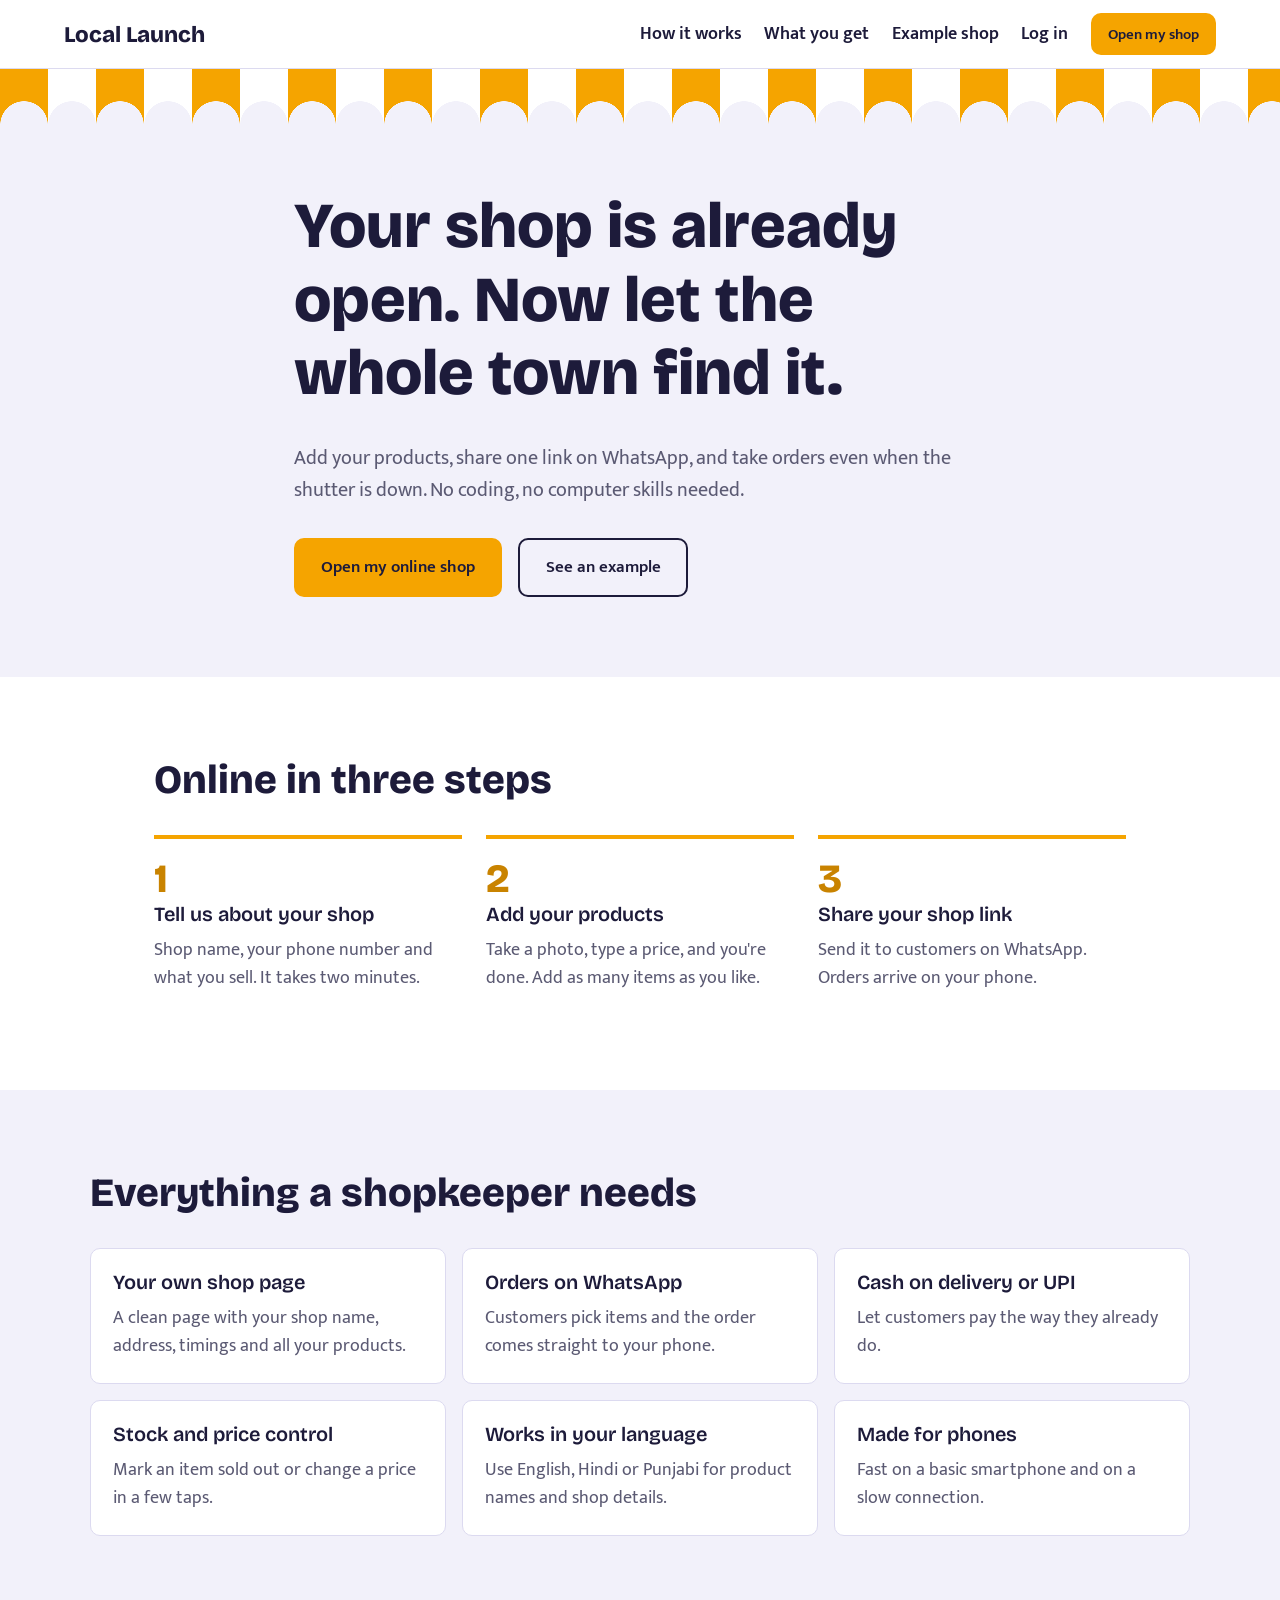
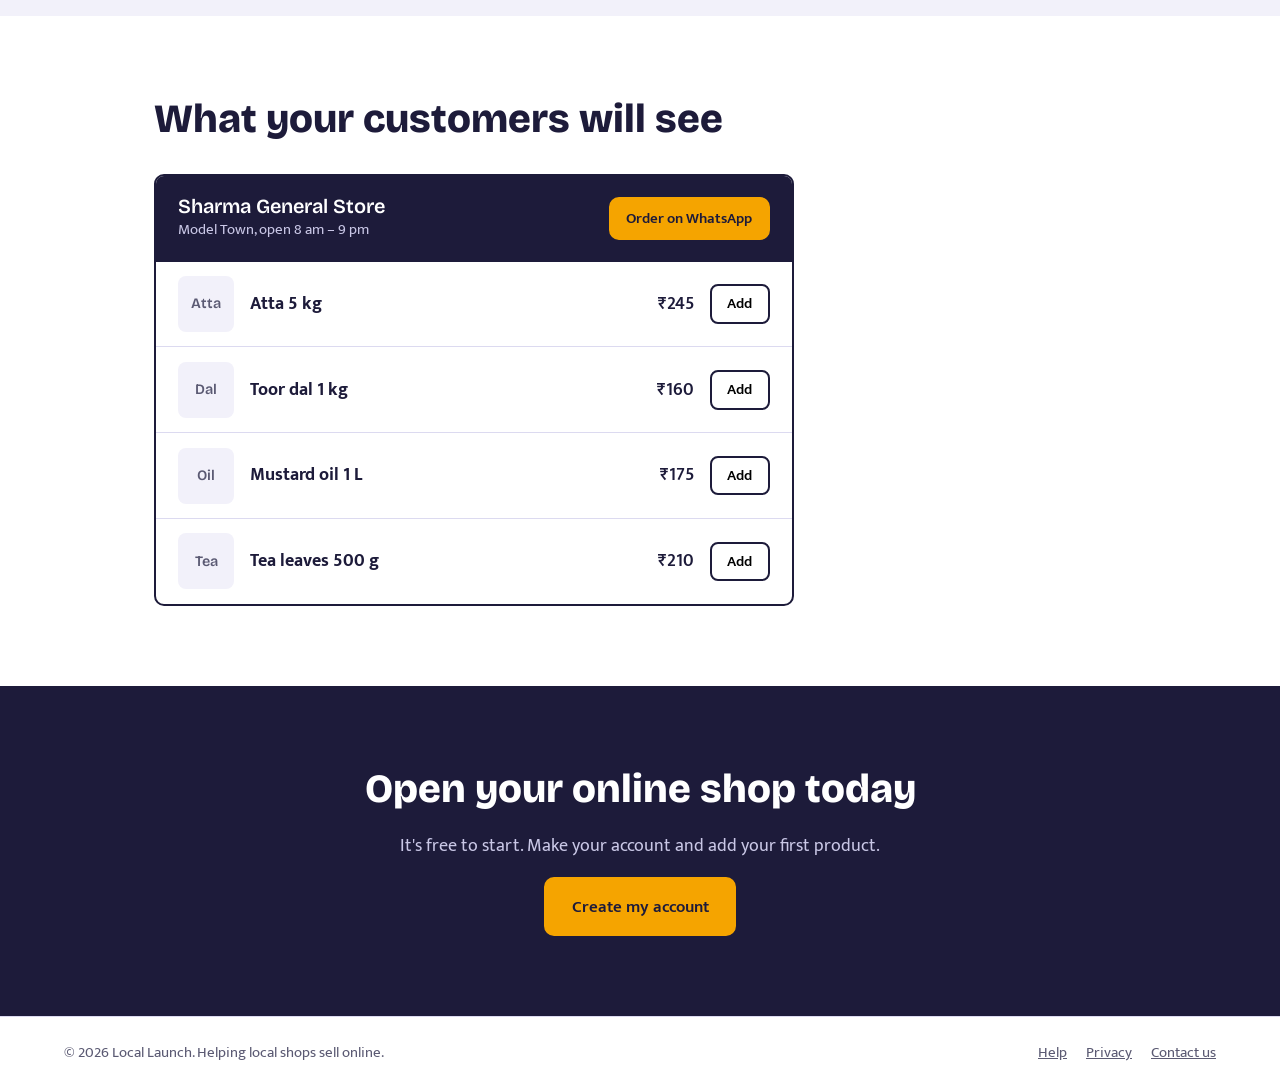
<file: index.html>
<!DOCTYPE html>
<html lang="en">
<head>
  <meta charset="UTF-8">
  <meta name="viewport" content="width=device-width, initial-scale=1">
  <title>Local Launch – Put your shop online in one afternoon</title>
  <link rel="preconnect" href="https://fonts.googleapis.com">
  <link rel="preconnect" href="https://fonts.gstatic.com" crossorigin>
  <link href="https://fonts.googleapis.com/css2?family=Bricolage+Grotesque:wght@600;800&family=Mukta:wght@400;600&display=swap" rel="stylesheet">
  <link rel="stylesheet" href="style.css">
</head>
<body>

  <header class="site-header">
    <a class="logo" href="#">Local Launch</a>
    <nav>
      <a href="#how">How it works</a>
      <a href="#features">What you get</a>
      <a href="#preview">Example shop</a>
      <a href="login.html">Log in</a>
      <a class="btn btn-small" href="signup.html">Open my shop</a>
    </nav>
  </header>

  <main>
    <!-- HERO -->
    <section class="hero">
      <div class="awning" aria-hidden="true"></div>
      <div class="hero-inner">
        <h1>Your shop is already open. Now let the whole town find it.</h1>
        <p>Add your products, share one link on WhatsApp, and take orders even when the shutter is down. No coding, no computer skills needed.</p>
        <div class="hero-actions">
          <a class="btn" href="signup.html">Open my online shop</a>
          <a class="btn btn-ghost" href="#preview">See an example</a>
        </div>
      </div>
    </section>

    <!-- HOW IT WORKS -->
    <section id="how" class="section">
      <h2>Online in three steps</h2>
      <ol class="steps">
        <li>
          <h3>Tell us about your shop</h3>
          <p>Shop name, your phone number and what you sell. It takes two minutes.</p>
        </li>
        <li>
          <h3>Add your products</h3>
          <p>Take a photo, type a price, and you're done. Add as many items as you like.</p>
        </li>
        <li>
          <h3>Share your shop link</h3>
          <p>Send it to customers on WhatsApp. Orders arrive on your phone.</p>
        </li>
      </ol>
    </section>

    <!-- FEATURES -->
    <section id="features" class="section section-tint">
      <h2>Everything a shopkeeper needs</h2>
      <div class="features">
        <article>
          <h3>Your own shop page</h3>
          <p>A clean page with your shop name, address, timings and all your products.</p>
        </article>
        <article>
          <h3>Orders on WhatsApp</h3>
          <p>Customers pick items and the order comes straight to your phone.</p>
        </article>
        <article>
          <h3>Cash on delivery or UPI</h3>
          <p>Let customers pay the way they already do.</p>
        </article>
        <article>
          <h3>Stock and price control</h3>
          <p>Mark an item sold out or change a price in a few taps.</p>
        </article>
        <article>
          <h3>Works in your language</h3>
          <p>Use English, Hindi or Punjabi for product names and shop details.</p>
        </article>
        <article>
          <h3>Made for phones</h3>
          <p>Fast on a basic smartphone and on a slow connection.</p>
        </article>
      </div>
    </section>

    <!-- EXAMPLE SHOP -->
    <section id="preview" class="section">
      <h2>What your customers will see</h2>
      <div class="shop-card">
        <div class="shop-top">
          <div>
            <h3>Sharma General Store</h3>
            <p>Model Town, open 8 am – 9 pm</p>
          </div>
          <a class="btn btn-small" href="#">Order on WhatsApp</a>
        </div>
        <ul class="products">
          <li><span class="thumb">Atta</span><b>Atta 5 kg</b><span class="price">₹245</span><button>Add</button></li>
          <li><span class="thumb">Dal</span><b>Toor dal 1 kg</b><span class="price">₹160</span><button>Add</button></li>
          <li><span class="thumb">Oil</span><b>Mustard oil 1 L</b><span class="price">₹175</span><button>Add</button></li>
          <li><span class="thumb">Tea</span><b>Tea leaves 500 g</b><span class="price">₹210</span><button>Add</button></li>
        </ul>
      </div>
    </section>

    <!-- SIGN UP -->
    <section id="signup" class="section section-dark">
      <div class="cta-band">
        <h2>Open your online shop today</h2>
        <p>It's free to start. Make your account and add your first product.</p>
        <a class="btn" href="signup.html">Create my account</a>
      </div>
    </section>
  </main>

  <footer class="site-footer">
    <p>© 2026 Local Launch. Helping local shops sell online.</p>
    <p><a href="#">Help</a> <a href="#">Privacy</a> <a href="#">Contact us</a></p>
  </footer>

</body>
</html>
</file>
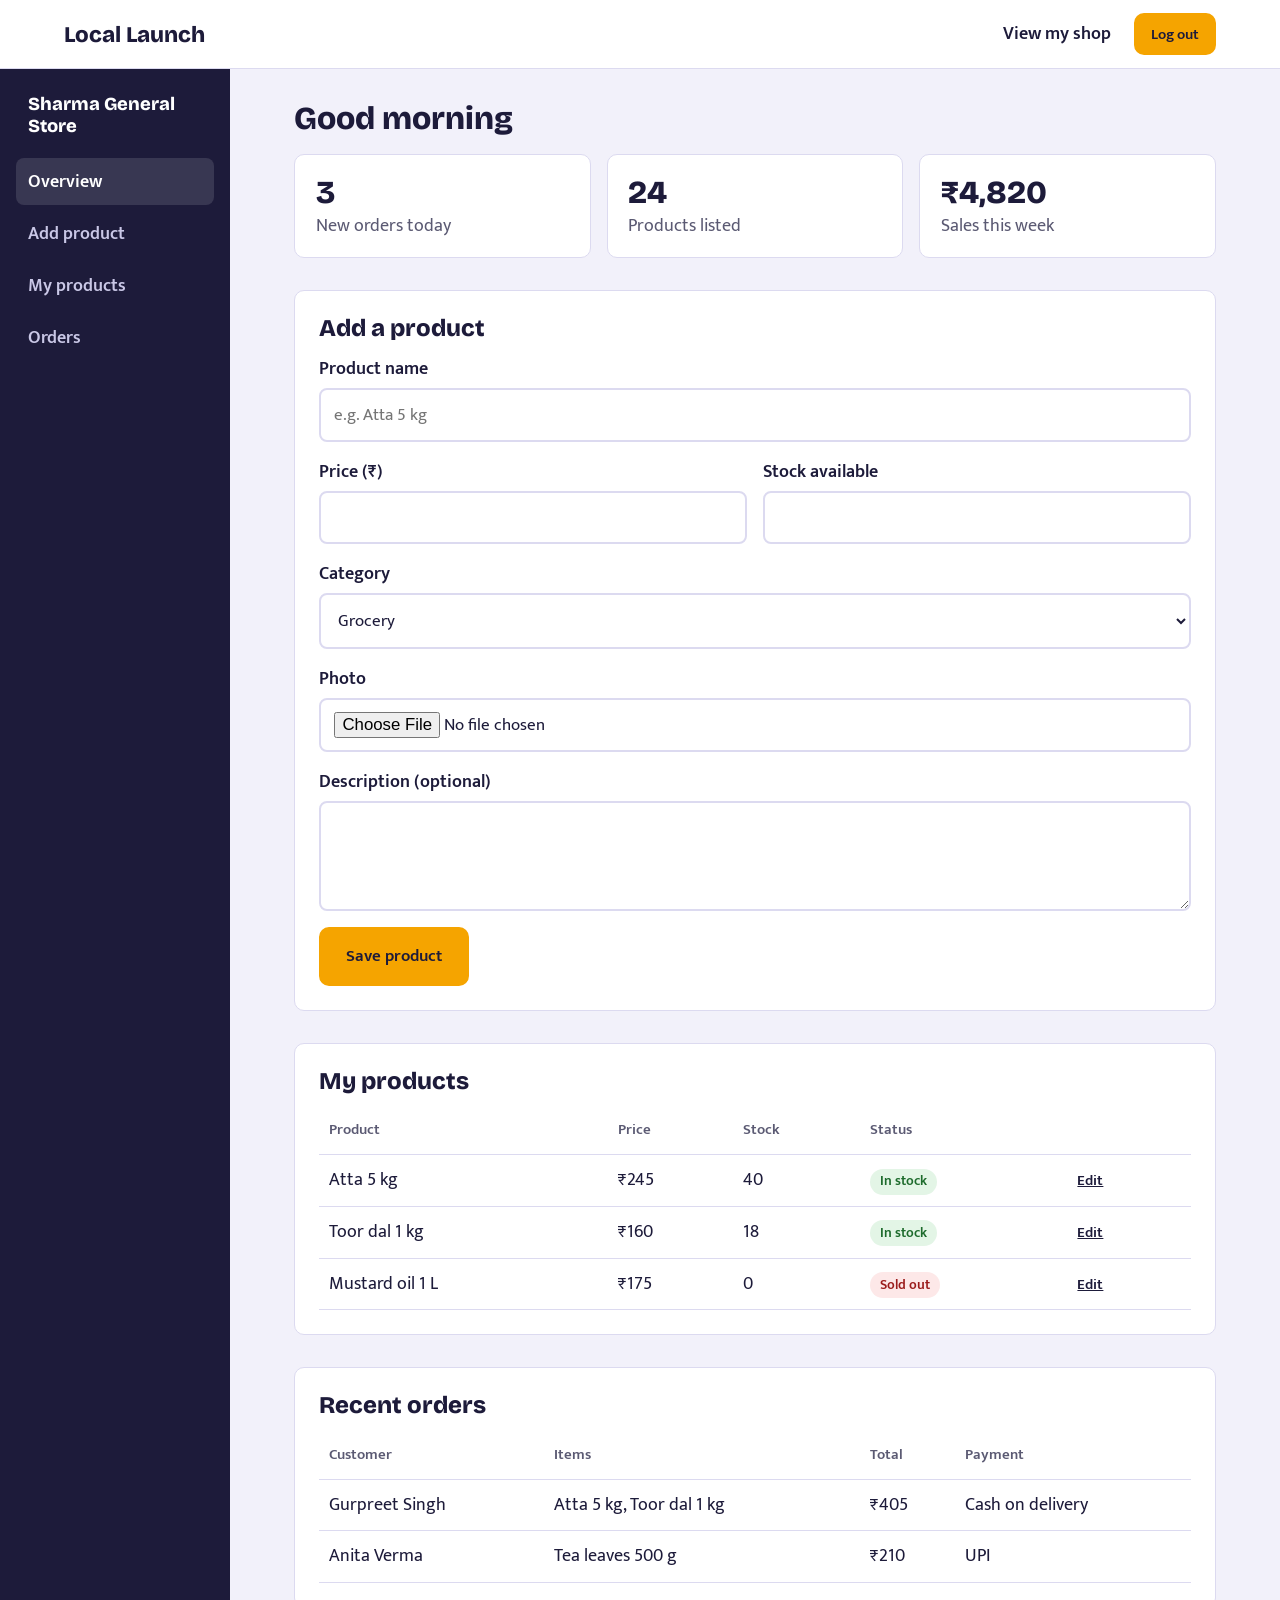
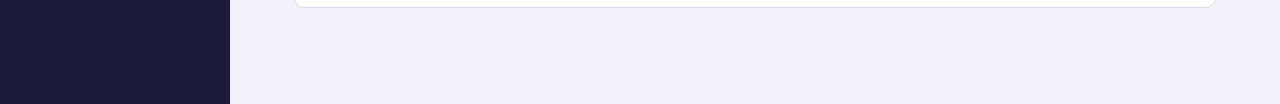
<file: dashboard.html>
<!DOCTYPE html>
<html lang="en">
<head>
  <meta charset="UTF-8">
  <meta name="viewport" content="width=device-width, initial-scale=1">
  <title>My shop – Local Launch</title>
  <link rel="preconnect" href="https://fonts.googleapis.com">
  <link rel="preconnect" href="https://fonts.gstatic.com" crossorigin>
  <link href="https://fonts.googleapis.com/css2?family=Bricolage+Grotesque:wght@600;800&family=Mukta:wght@400;600&display=swap" rel="stylesheet">
  <link rel="stylesheet" href="style.css">
</head>
<body>

  <header class="site-header">
    <a class="logo" href="index.html">Local Launch</a>
    <nav>
      <a href="index.html#preview">View my shop</a>
      <a class="btn btn-small" href="login.html">Log out</a>
    </nav>
  </header>

  <div class="dash">
    <aside class="sidebar">
      <div class="shop-name">Sharma General Store</div>
      <a class="active" href="#overview">Overview</a>
      <a href="#add">Add product</a>
      <a href="#products">My products</a>
      <a href="#orders">Orders</a>
    </aside>

    <main class="dash-main">
      <section id="overview">
        <h1 style="font-size: 2rem;">Good morning</h1>
        <div class="stats">
          <div class="stat"><b>3</b><span>New orders today</span></div>
          <div class="stat"><b>24</b><span>Products listed</span></div>
          <div class="stat"><b>₹4,820</b><span>Sales this week</span></div>
        </div>
      </section>

      <section id="add" class="panel">
        <h2>Add a product</h2>
        <form action="#" method="post" enctype="multipart/form-data">
          <label>Product name
            <input type="text" name="name" placeholder="e.g. Atta 5 kg" required>
          </label>
          <div class="form-two">
            <label>Price (₹)
              <input type="number" name="price" min="0" required>
            </label>
            <label>Stock available
              <input type="number" name="stock" min="0" required>
            </label>
          </div>
          <label>Category
            <select name="category">
              <option>Grocery</option>
              <option>Clothes</option>
              <option>Medicines</option>
              <option>Electronics</option>
              <option>Other</option>
            </select>
          </label>
          <label>Photo
            <input type="file" name="photo" accept="image/*">
          </label>
          <label>Description (optional)
            <textarea name="description" rows="3"></textarea>
          </label>
          <div><button class="btn" type="submit">Save product</button></div>
        </form>
      </section>

      <section id="products" class="panel">
        <h2>My products</h2>
        <div class="table-wrap">
          <table>
            <thead>
              <tr><th>Product</th><th>Price</th><th>Stock</th><th>Status</th><th></th></tr>
            </thead>
            <tbody>
              <tr><td>Atta 5 kg</td><td>₹245</td><td>40</td><td><span class="tag">In stock</span></td><td><button class="link-btn">Edit</button></td></tr>
              <tr><td>Toor dal 1 kg</td><td>₹160</td><td>18</td><td><span class="tag">In stock</span></td><td><button class="link-btn">Edit</button></td></tr>
              <tr><td>Mustard oil 1 L</td><td>₹175</td><td>0</td><td><span class="tag tag-out">Sold out</span></td><td><button class="link-btn">Edit</button></td></tr>
            </tbody>
          </table>
        </div>
      </section>

      <section id="orders" class="panel">
        <h2>Recent orders</h2>
        <div class="table-wrap">
          <table>
            <thead>
              <tr><th>Customer</th><th>Items</th><th>Total</th><th>Payment</th></tr>
            </thead>
            <tbody>
              <tr><td>Gurpreet Singh</td><td>Atta 5 kg, Toor dal 1 kg</td><td>₹405</td><td>Cash on delivery</td></tr>
              <tr><td>Anita Verma</td><td>Tea leaves 500 g</td><td>₹210</td><td>UPI</td></tr>
            </tbody>
          </table>
        </div>
      </section>
    </main>
  </div>

</body>
</html>
</file>
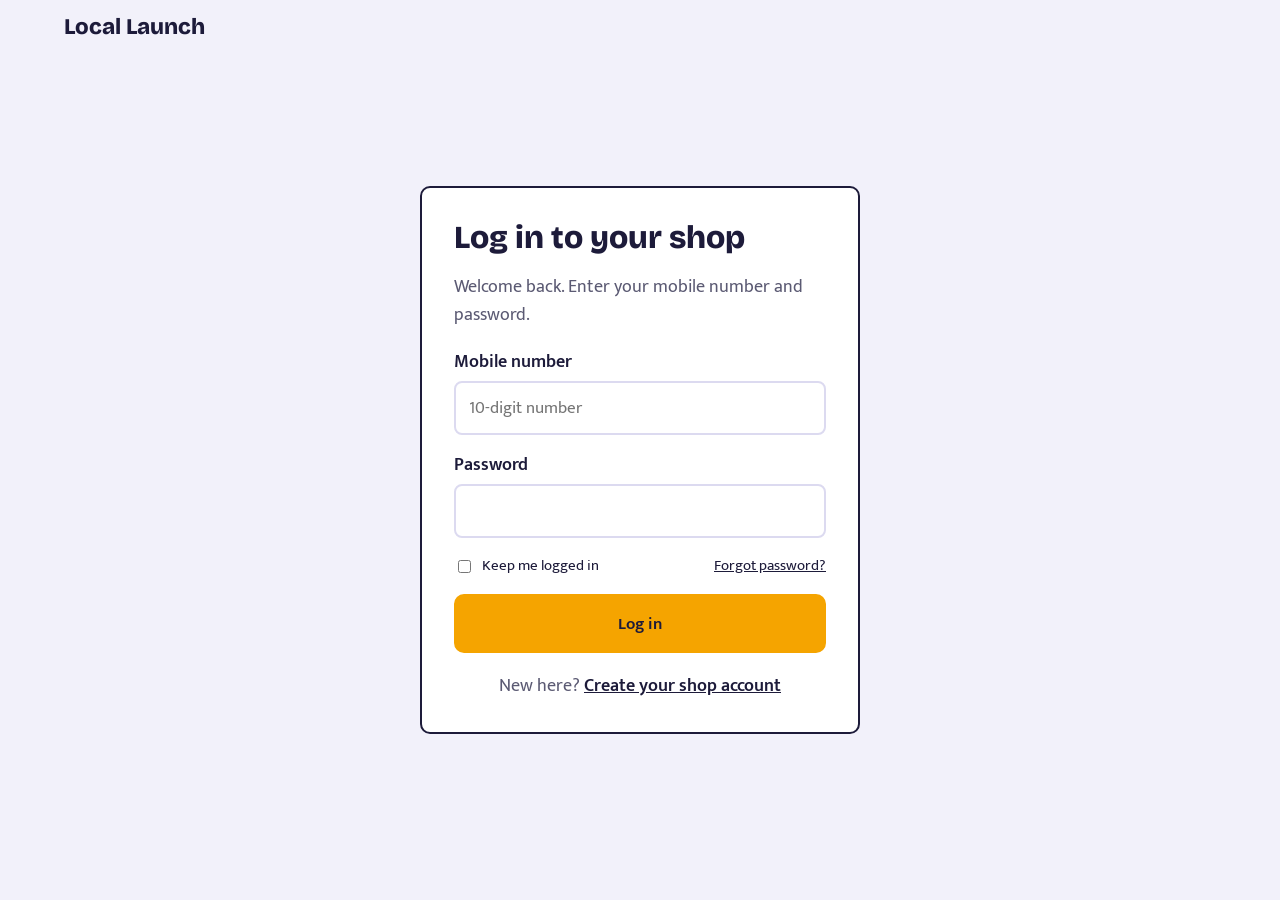
<file: login.html>
<!DOCTYPE html>
<html lang="en">
<head>
  <meta charset="UTF-8">
  <meta name="viewport" content="width=device-width, initial-scale=1">
  <title>Log in – Local Launch</title>
  <link rel="preconnect" href="https://fonts.googleapis.com">
  <link rel="preconnect" href="https://fonts.gstatic.com" crossorigin>
  <link href="https://fonts.googleapis.com/css2?family=Bricolage+Grotesque:wght@600;800&family=Mukta:wght@400;600&display=swap" rel="stylesheet">
  <link rel="stylesheet" href="style.css">
</head>
<body class="auth-page">

  <header class="site-header">
    <a class="logo" href="index.html">Local Launch</a>
  </header>

  <main class="auth-main">
    <div class="auth-card">
      <h1>Log in to your shop</h1>
      <p>Welcome back. Enter your mobile number and password.</p>

      <form action="dashboard.html" method="post">
        <label>Mobile number
          <input type="tel" name="phone" pattern="[0-9]{10}" placeholder="10-digit number" autocomplete="tel" required>
        </label>
        <label>Password
          <input type="password" name="password" autocomplete="current-password" required>
        </label>
        <div class="auth-row">
          <label><input type="checkbox" name="remember"> Keep me logged in</label>
          <a href="#">Forgot password?</a>
        </div>
        <button class="btn" type="submit">Log in</button>
      </form>

      <p class="auth-switch">New here? <a href="signup.html">Create your shop account</a></p>
    </div>
  </main>

</body>
</html>
</file>
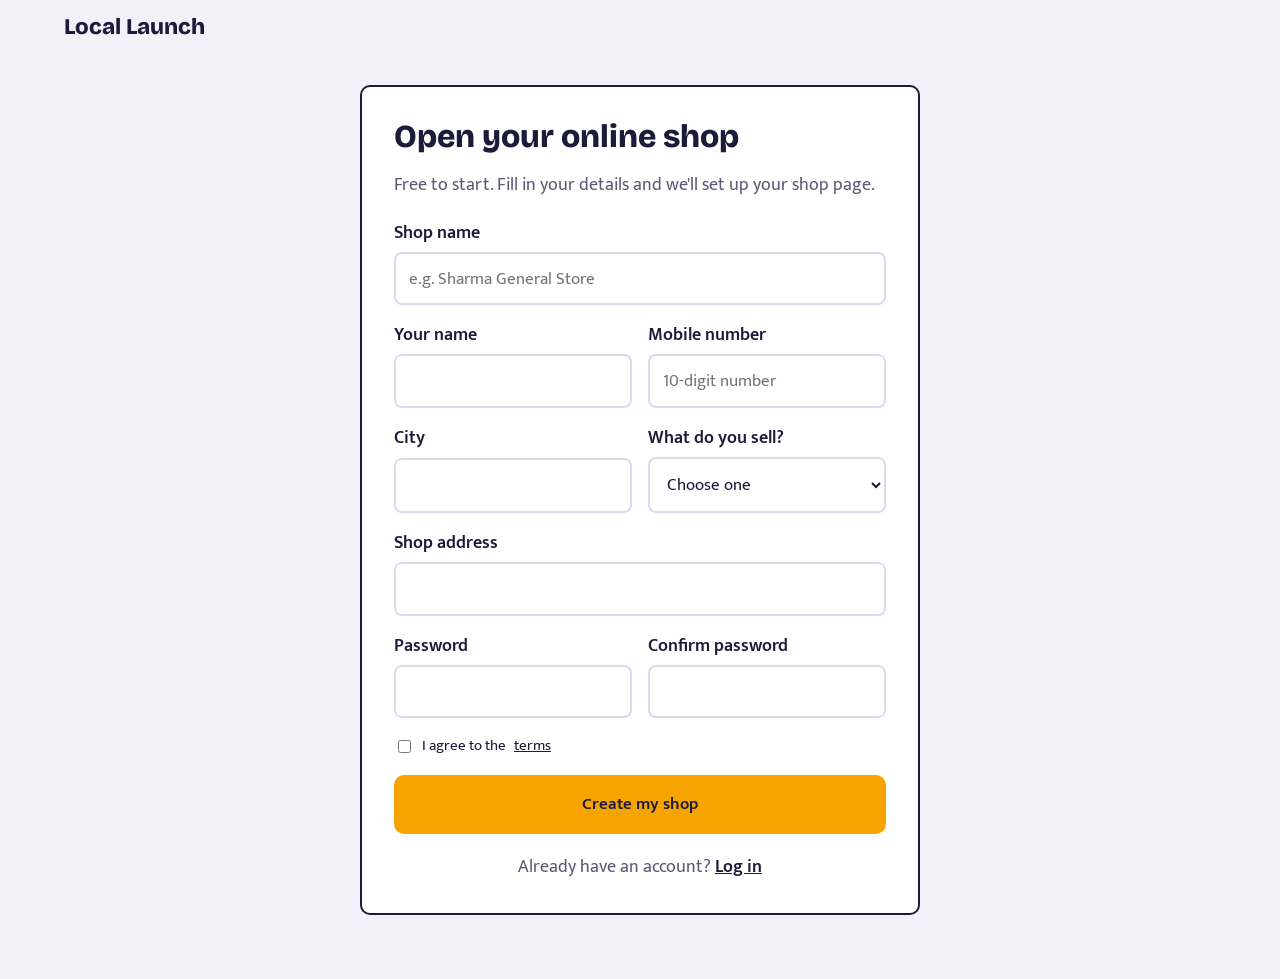
<file: signup.html>
<!DOCTYPE html>
<html lang="en">
<head>
  <meta charset="UTF-8">
  <meta name="viewport" content="width=device-width, initial-scale=1">
  <title>Create your shop – Local Launch</title>
  <link rel="preconnect" href="https://fonts.googleapis.com">
  <link rel="preconnect" href="https://fonts.gstatic.com" crossorigin>
  <link href="https://fonts.googleapis.com/css2?family=Bricolage+Grotesque:wght@600;800&family=Mukta:wght@400;600&display=swap" rel="stylesheet">
  <link rel="stylesheet" href="style.css">
</head>
<body class="auth-page">

  <header class="site-header">
    <a class="logo" href="index.html">Local Launch</a>
  </header>

  <main class="auth-main">
    <div class="auth-card" style="max-width: 560px;">
      <h1>Open your online shop</h1>
      <p>Free to start. Fill in your details and we'll set up your shop page.</p>

      <form action="dashboard.html" method="post">
        <label>Shop name
          <input type="text" name="shop" placeholder="e.g. Sharma General Store" required>
        </label>
        <div class="form-two">
          <label>Your name
            <input type="text" name="owner" autocomplete="name" required>
          </label>
          <label>Mobile number
            <input type="tel" name="phone" pattern="[0-9]{10}" placeholder="10-digit number" autocomplete="tel" required>
          </label>
        </div>
        <div class="form-two">
          <label>City
            <input type="text" name="city" required>
          </label>
          <label>What do you sell?
            <select name="category" required>
              <option value="">Choose one</option>
              <option>Grocery</option>
              <option>Clothes</option>
              <option>Medicines</option>
              <option>Electronics</option>
              <option>Sweets and bakery</option>
              <option>Other</option>
            </select>
          </label>
        </div>
        <label>Shop address
          <input type="text" name="address" autocomplete="street-address" required>
        </label>
        <div class="form-two">
          <label>Password
            <input type="password" name="password" minlength="6" autocomplete="new-password" required>
          </label>
          <label>Confirm password
            <input type="password" name="confirm" minlength="6" autocomplete="new-password" required>
          </label>
        </div>
        <div class="auth-row">
          <label><input type="checkbox" name="terms" required> I agree to the <a href="#">terms</a></label>
        </div>
        <button class="btn" type="submit">Create my shop</button>
      </form>

      <p class="auth-switch">Already have an account? <a href="login.html">Log in</a></p>
    </div>
  </main>

</body>
</html>
</file>
<file: style.css>
/* ---------- Tokens ---------- */
:root {
  --ink: #1d1b3a;        /* deep indigo, main text and dark sections */
  --paper: #ffffff;
  --tint: #f2f1fa;       /* light lavender background */
  --marigold: #f5a400;   /* action colour */
  --marigold-dark: #c98300;
  --muted: #5b5a73;
  --line: #dcdaf0;
  --radius: 10px;
  --font-head: "Bricolage Grotesque", "Segoe UI", system-ui, sans-serif;
  --font-body: "Mukta", "Segoe UI", system-ui, sans-serif;
}

/* ---------- Base ---------- */
*, *::before, *::after { box-sizing: border-box; }
html { scroll-behavior: smooth; }
body {
  margin: 0;
  font-family: var(--font-body);
  font-size: 1.1rem;
  line-height: 1.6;
  color: var(--ink);
  background: var(--paper);
}
h1, h2, h3 { font-family: var(--font-head); line-height: 1.15; margin: 0 0 .5em; }
h1 { font-size: clamp(2.2rem, 6vw, 4rem); font-weight: 800; }
h2 { font-size: clamp(1.7rem, 4vw, 2.5rem); font-weight: 800; }
h3 { font-size: 1.25rem; font-weight: 600; }
p { margin: 0 0 1em; }
a { color: inherit; }
:focus-visible { outline: 3px solid var(--marigold); outline-offset: 3px; }

/* ---------- Buttons ---------- */
.btn {
  display: inline-block;
  background: var(--marigold);
  color: var(--ink);
  font: 600 1.05rem var(--font-body);
  padding: .8em 1.5em;
  border: 2px solid var(--marigold);
  border-radius: var(--radius);
  text-decoration: none;
  cursor: pointer;
  transition: background .15s, border-color .15s;
}
.btn:hover { background: var(--marigold-dark); border-color: var(--marigold-dark); }
.btn-small { padding: .45em 1em; font-size: .95rem; }
.btn-ghost { background: transparent; border-color: var(--ink); }
.btn-ghost:hover { background: var(--ink); border-color: var(--ink); color: #fff; }

/* ---------- Header ---------- */
.site-header {
  position: sticky; top: 0; z-index: 10;
  display: flex; align-items: center; justify-content: space-between;
  flex-wrap: wrap; gap: .75rem;
  padding: .8rem 5vw;
  background: var(--paper);
  border-bottom: 1px solid var(--line);
}
.logo { font: 800 1.4rem var(--font-head); text-decoration: none; }
.site-header nav { display: flex; align-items: center; gap: 1.4rem; flex-wrap: wrap; }
.site-header nav a:not(.btn) { text-decoration: none; font-weight: 600; }
.site-header nav a:not(.btn):hover { text-decoration: underline; }

/* ---------- Hero with shop awning ---------- */
.hero { background: var(--tint); }
.awning {
  height: 56px;
  background: repeating-linear-gradient(90deg, var(--marigold) 0 48px, var(--paper) 48px 96px);
  /* scalloped lower edge like a real shop awning */
  -webkit-mask: radial-gradient(circle 24px at 24px 100%, transparent 98%, #000) 0 0 / 48px 100%;
          mask: radial-gradient(circle 24px at 24px 100%, transparent 98%, #000) 0 0 / 48px 100%;
}
.hero-inner { max-width: 820px; margin: 0 auto; padding: 4rem 5vw 5rem; }
.hero-inner p { font-size: 1.25rem; color: var(--muted); max-width: 60ch; }
.hero-actions { display: flex; gap: 1rem; flex-wrap: wrap; margin-top: 2rem; }

/* ---------- Sections ---------- */
.section { padding: 5rem 5vw; max-width: 1100px; margin: 0 auto; }
.section-tint, .section-dark { max-width: none; }
.section-tint { background: var(--tint); }
.section-tint > *, .section-dark > * { max-width: 1100px; margin-left: auto; margin-right: auto; }

/* Steps */
.steps { list-style: none; counter-reset: step; padding: 0; margin: 2rem 0 0; display: grid; gap: 1.5rem; grid-template-columns: repeat(auto-fit, minmax(240px, 1fr)); }
.steps li { counter-increment: step; border-top: 4px solid var(--marigold); padding-top: 1rem; }
.steps li::before { content: counter(step); display: block; font: 800 2.5rem var(--font-head); color: var(--marigold-dark); }
.steps p { color: var(--muted); }

/* Features */
.features { display: grid; gap: 1rem; grid-template-columns: repeat(auto-fit, minmax(270px, 1fr)); margin-top: 2rem; }
.features article { background: var(--paper); border: 1px solid var(--line); border-radius: var(--radius); padding: 1.4rem; }
.features p { margin: 0; color: var(--muted); }

/* Example shop */
.shop-card { margin-top: 2rem; max-width: 640px; border: 2px solid var(--ink); border-radius: var(--radius); overflow: hidden; }
.shop-top { display: flex; justify-content: space-between; align-items: center; gap: 1rem; flex-wrap: wrap; padding: 1.2rem 1.4rem; background: var(--ink); color: #fff; }
.shop-top h3 { margin: 0; }
.shop-top p { margin: 0; color: #c9c7e6; font-size: .95rem; }
.products { list-style: none; margin: 0; padding: 0; }
.products li { display: grid; grid-template-columns: 56px 1fr auto auto; align-items: center; gap: 1rem; padding: .9rem 1.4rem; border-top: 1px solid var(--line); }
.products li:first-child { border-top: 0; }
.thumb { width: 56px; height: 56px; display: grid; place-items: center; background: var(--tint); border-radius: 8px; font: 600 .9rem var(--font-head); color: var(--muted); }
.price { font-weight: 600; }
.products button { font: 600 .95rem var(--font-body); padding: .35em 1em; border: 2px solid var(--ink); background: var(--paper); border-radius: 8px; cursor: pointer; }
.products button:hover { background: var(--ink); color: #fff; }

/* Sign up */
.section-dark { background: var(--ink); color: #fff; }
.signup-wrap { display: grid; gap: 3rem; grid-template-columns: repeat(auto-fit, minmax(280px, 1fr)); align-items: start; }
.signup-wrap p { color: #c9c7e6; }
.signup-form { display: grid; gap: 1rem; background: var(--paper); color: var(--ink); padding: 1.6rem; border-radius: var(--radius); }
.signup-form label { display: grid; gap: .3rem; font-weight: 600; }
.signup-form input, .signup-form select {
  font: 400 1.05rem var(--font-body);
  padding: .65em .8em;
  border: 2px solid var(--line);
  border-radius: 8px;
  background: #fff;
  color: var(--ink);
}
.signup-form input:focus, .signup-form select:focus { border-color: var(--ink); outline: none; }

/* Footer */
.site-footer { display: flex; justify-content: space-between; flex-wrap: wrap; gap: 1rem; padding: 1.5rem 5vw; border-top: 1px solid var(--line); color: var(--muted); font-size: .95rem; }
.site-footer p { margin: 0; }
.site-footer a { margin-left: 1rem; }

/* ---------- Small screens ---------- */
@media (max-width: 600px) {
  .section { padding: 3.5rem 5vw; }
  .products li { grid-template-columns: 48px 1fr auto; }
  .products li button { grid-column: 1 / -1; }
  .thumb { width: 48px; height: 48px; }
}
@media (prefers-reduced-motion: reduce) {
  html { scroll-behavior: auto; }
  .btn { transition: none; }
}

/* ---------- Home: call-to-action band ---------- */
.cta-band { text-align: center; }
.cta-band p { color: #c9c7e6; }

/* ---------- Login and sign-up pages ---------- */
.auth-page { min-height: 100vh; display: flex; flex-direction: column; background: var(--tint); }
.auth-page .site-header { background: transparent; border: 0; }
.auth-main { flex: 1; display: grid; place-items: center; padding: 2rem 5vw 4rem; }
.auth-card { width: 100%; max-width: 440px; background: var(--paper); border: 2px solid var(--ink); border-radius: var(--radius); padding: 2rem; }
.auth-card h1 { font-size: 2rem; }
.auth-card > p { color: var(--muted); }
.auth-card form { display: grid; gap: 1rem; margin-top: 1.2rem; }
.auth-card label, .panel label { display: grid; gap: .3rem; font-weight: 600; }
.auth-card input, .auth-card select, .panel input, .panel select, .panel textarea {
  font: 400 1.05rem var(--font-body); padding: .65em .8em; border: 2px solid var(--line);
  border-radius: 8px; background: #fff; color: var(--ink); width: 100%;
}
.auth-card input:focus, .auth-card select:focus, .panel input:focus, .panel select:focus, .panel textarea:focus { border-color: var(--ink); outline: none; }
.auth-card .btn { width: 100%; }
.auth-row { display: flex; justify-content: space-between; align-items: center; flex-wrap: wrap; gap: .5rem; font-size: .95rem; }
.auth-row label { display: flex; align-items: center; gap: .5rem; font-weight: 400; }
.auth-row input { width: auto; }
.auth-switch { margin: 1.2rem 0 0; text-align: center; color: var(--muted); }
.auth-switch a { font-weight: 600; color: var(--ink); }
.form-two { display: grid; gap: 1rem; grid-template-columns: 1fr 1fr; }
@media (max-width: 480px) { .form-two { grid-template-columns: 1fr; } }

/* ---------- Dashboard ---------- */
.dash { display: grid; grid-template-columns: 230px 1fr; min-height: calc(100vh - 66px); }
.sidebar { background: var(--ink); color: #fff; padding: 1.5rem 1rem; display: flex; flex-direction: column; gap: .3rem; }
.sidebar .shop-name { font: 800 1.15rem var(--font-head); padding: 0 .75rem 1rem; }
.sidebar a { text-decoration: none; padding: .6rem .75rem; border-radius: 8px; font-weight: 600; color: #c9c7e6; }
.sidebar a:hover, .sidebar a.active { background: rgba(255,255,255,.12); color: #fff; }
.dash-main { padding: 2rem 5vw 4rem; background: var(--tint); }
.stats { display: grid; gap: 1rem; grid-template-columns: repeat(auto-fit, minmax(180px, 1fr)); margin-bottom: 2rem; }
.stat { background: var(--paper); border: 1px solid var(--line); border-radius: var(--radius); padding: 1.1rem 1.3rem; }
.stat b { display: block; font: 800 2rem var(--font-head); }
.stat span { color: var(--muted); }
.panel { background: var(--paper); border: 1px solid var(--line); border-radius: var(--radius); padding: 1.5rem; margin-bottom: 2rem; }
.panel h2 { font-size: 1.5rem; }
.panel form { display: grid; gap: 1rem; }
.table-wrap { overflow-x: auto; }
table { width: 100%; border-collapse: collapse; min-width: 480px; }
th, td { text-align: left; padding: .7rem .6rem; border-bottom: 1px solid var(--line); }
th { color: var(--muted); font-weight: 600; font-size: .95rem; }
.tag { display: inline-block; padding: .1em .7em; border-radius: 99px; font-size: .9rem; font-weight: 600; background: #e3f5e6; color: #1d6b2c; }
.tag-out { background: #fde8e8; color: #9b1c1c; }
.link-btn { background: none; border: 0; font: 600 .95rem var(--font-body); color: var(--ink); text-decoration: underline; cursor: pointer; }
@media (max-width: 760px) {
  .dash { grid-template-columns: 1fr; }
  .sidebar { flex-direction: row; flex-wrap: wrap; align-items: center; }
  .sidebar .shop-name { width: 100%; padding-bottom: .4rem; }
}
</file>
